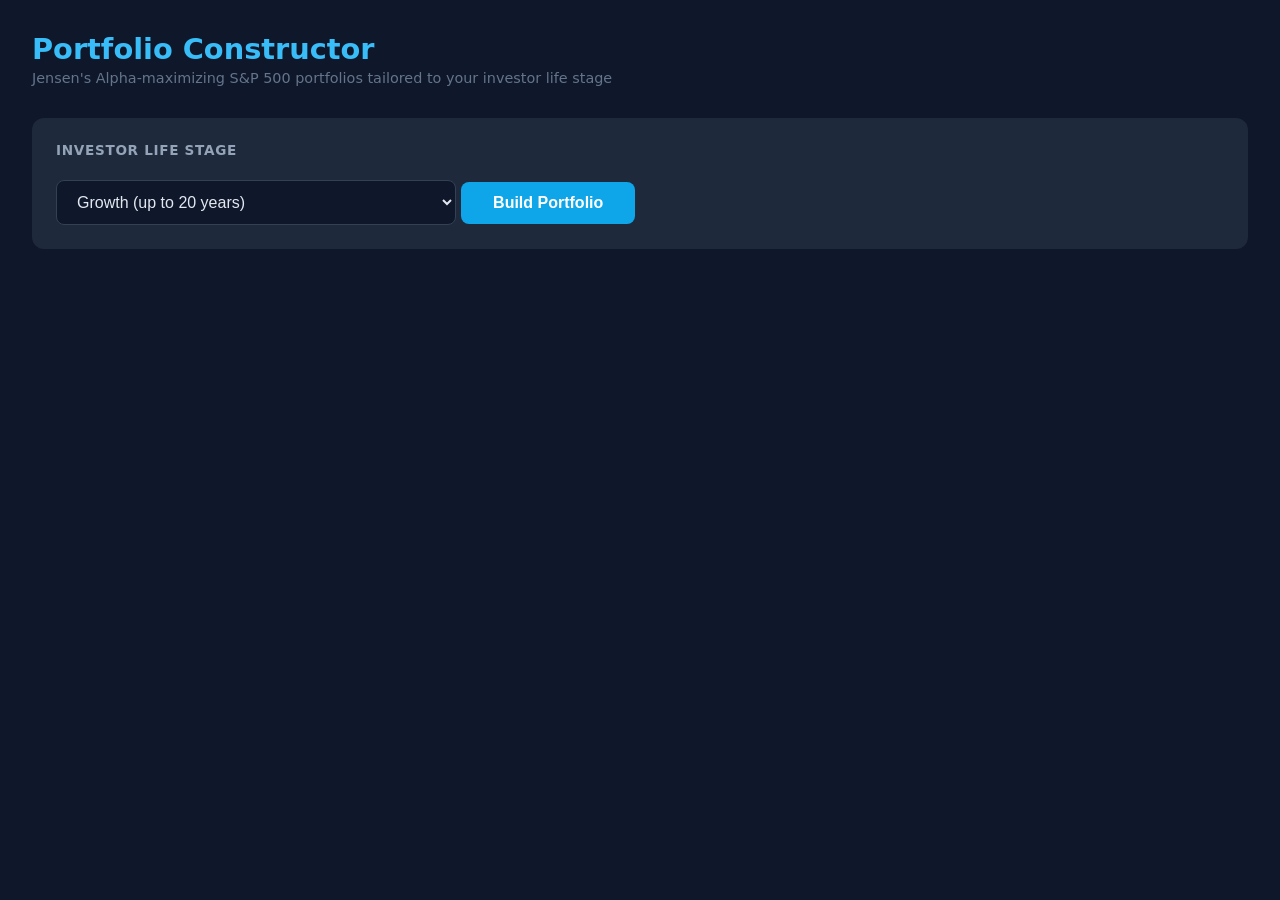
<file: assignment-05-portfolio-construction/static/index.html>
<!DOCTYPE html>
<html lang="en">
<head>
  <meta charset="UTF-8">
  <meta name="viewport" content="width=device-width, initial-scale=1.0">
  <title>Portfolio Constructor</title>
  <style>
    * { box-sizing: border-box; margin: 0; padding: 0; }
    body { font-family: system-ui, sans-serif; background: #0f172a; color: #e2e8f0; min-height: 100vh; padding: 2rem; }
    h1 { font-size: 1.8rem; color: #38bdf8; margin-bottom: 0.25rem; }
    .subtitle { color: #64748b; margin-bottom: 2rem; font-size: 0.9rem; }
    .card { background: #1e293b; border-radius: 12px; padding: 1.5rem; margin-bottom: 1.5rem; }
    label { display: block; margin-bottom: 0.5rem; font-weight: 600; color: #94a3b8; font-size: 0.85rem; text-transform: uppercase; letter-spacing: 0.05em; }
    select { width: 100%; max-width: 400px; padding: 0.75rem 1rem; border-radius: 8px; border: 1px solid #334155; background: #0f172a; color: #e2e8f0; font-size: 1rem; }
    button.primary { margin-top: 1rem; padding: 0.75rem 2rem; background: #0ea5e9; color: white; border: none; border-radius: 8px; font-size: 1rem; font-weight: 600; cursor: pointer; transition: background 0.2s; }
    button.primary:hover { background: #38bdf8; }
    button.primary:disabled { background: #334155; cursor: not-allowed; }

    /* ── Metric tiles ──────────────────────────────────────────────── */
    .metrics-grid { display: grid; grid-template-columns: repeat(auto-fill, minmax(180px, 1fr)); gap: 1rem; margin-bottom: 1.5rem; }
    .metric { background: #0f172a; border-radius: 8px; padding: 1rem; text-align: center; position: relative; }
    .metric-value { font-size: 1.6rem; font-weight: 700; color: #38bdf8; }
    .metric-label { font-size: 0.75rem; color: #64748b; margin-top: 0.25rem; text-transform: uppercase; letter-spacing: 0.05em; display: flex; align-items: center; justify-content: center; gap: 4px; }
    .metric-value.green { color: #4ade80; }
    .metric-value.red   { color: #f87171; }

    /* ── Holdings table ────────────────────────────────────────────── */
    table { width: 100%; border-collapse: collapse; font-size: 0.85rem; }
    th { text-align: left; padding: 0.6rem 0.8rem; color: #64748b; border-bottom: 1px solid #334155; text-transform: uppercase; font-size: 0.75rem; letter-spacing: 0.05em; }
    td { padding: 0.75rem 0.8rem; border-bottom: 1px solid #1e293b; vertical-align: middle; }
    tr:hover td { background: #1e293b; }
    .ticker { font-weight: 700; color: #38bdf8; margin-right: 4px; }
    .weight-bar { display: inline-block; height: 6px; background: #0ea5e9; border-radius: 3px; margin-left: 8px; vertical-align: middle; }
    .tag { display: inline-block; padding: 2px 8px; border-radius: 4px; font-size: 0.75rem; background: #1e3a5f; color: #93c5fd; }
    .alpha-pos { color: #4ade80; }
    .alpha-neg { color: #f87171; }

    /* ── ℹ info button ─────────────────────────────────────────────── */
    .info-btn {
      display: inline-flex; align-items: center; justify-content: center;
      width: 18px; height: 18px; border-radius: 50%;
      background: #1e3a5f; color: #93c5fd;
      font-size: 11px; font-weight: 700; font-style: italic; font-family: serif;
      cursor: pointer; border: 1px solid #2d4f7c;
      position: relative; vertical-align: middle; flex-shrink: 0;
      transition: background 0.15s, color 0.15s;
      user-select: none;
    }
    .info-btn:hover { background: #2d4f7c; color: #bfdbfe; }
    .info-btn.active { background: #0ea5e9; color: #fff; border-color: #38bdf8; }

    /* ── Tooltip popup ─────────────────────────────────────────────── */
    .info-popup {
      display: none;
      position: absolute;
      z-index: 200;
      width: 280px;
      background: #0f172a;
      border: 1px solid #334155;
      border-radius: 10px;
      padding: 0.85rem 1rem;
      font-size: 0.8rem;
      color: #cbd5e1;
      line-height: 1.55;
      box-shadow: 0 12px 40px rgba(0,0,0,0.6);
      text-align: left;
      font-style: normal;
      font-weight: normal;
      font-family: system-ui, sans-serif;
      pointer-events: none;
      white-space: normal;
      word-wrap: break-word;
      overflow-wrap: break-word;
    }
    .info-popup.open { display: block; pointer-events: auto; }
    .info-popup .pop-row { margin-bottom: 0.5rem; }
    .info-popup .pop-row:last-child { margin-bottom: 0; }
    .info-popup .pop-label { font-size: 0.7rem; text-transform: uppercase; letter-spacing: 0.05em; color: #475569; margin-bottom: 2px; }
    .info-popup .pop-risk { color: #f97316; }
    .info-popup .pop-warn-item { padding: 0.35rem 0; border-bottom: 1px solid #1e293b; font-size: 0.78rem; color: #fed7aa; }
    .info-popup .pop-warn-item:last-child { border-bottom: none; }
    .info-popup .pop-title { font-weight: 600; color: #e2e8f0; margin-bottom: 0.5rem; font-size: 0.82rem; }

    /* Shared positioning anchors */
    .metric { position: relative; }
    .ticker-cell { position: relative; white-space: nowrap; }

    /* ── Misc ──────────────────────────────────────────────────────── */
    .check { color: #4ade80; }
    .cross { color: #f87171; }
    #loading { display: none; text-align: center; padding: 3rem; color: #64748b; }
    #loading .spinner { font-size: 2rem; animation: spin 1s linear infinite; display: inline-block; margin-bottom: 1rem; }
    @keyframes spin { from { transform: rotate(0deg); } to { transform: rotate(360deg); } }
    #error { display: none; background: #450a0a; border-left: 3px solid #f87171; padding: 1rem; border-radius: 4px; color: #fca5a5; margin-bottom: 1rem; }
    #results { display: none; }
    .card-title { display: flex; align-items: center; gap: 8px; margin-bottom: 1rem; color: #94a3b8; }
    .card-title h2 { font-size: 1rem; font-weight: 600; }
  </style>
</head>
<body>
  <h1>Portfolio Constructor</h1>
  <p class="subtitle">Jensen's Alpha-maximizing S&amp;P 500 portfolios tailored to your investor life stage</p>

  <div class="card">
    <label for="lifeStage">Investor Life Stage</label>
    <select id="lifeStage">
      <option value="Early Investor">Early Investor (&lt; 5 years working capital)</option>
      <option value="Accelerate">Accelerate (up to 10 years)</option>
      <option value="Growth" selected>Growth (up to 20 years)</option>
      <option value="Protect">Protect (up to 30 years)</option>
      <option value="Retirement">Retirement (beyond 30 years)</option>
    </select>
    <button class="primary" id="buildBtn" onclick="buildPortfolio()">Build Portfolio</button>
  </div>

  <div id="loading">
    <div class="spinner">⚙</div>
    <div>Fetching S&amp;P 500 data and constructing portfolio…</div>
    <div style="font-size:0.8rem; margin-top:0.5rem; color:#475569">This may take 30–90 seconds on first run</div>
  </div>

  <div id="error"></div>
  <div id="results"></div>

  <script>
    // ── Tooltip system ──────────────────────────────────────────────────────
    let _openPopup = null;

    function toggleInfo(btn) {
      const popup = btn.querySelector('.info-popup');
      if (!popup) return;
      const isOpen = popup.classList.contains('open');

      // Close any currently open popup
      if (_openPopup && _openPopup !== popup) {
        _openPopup.classList.remove('open');
        _openPopup.closest('.info-btn')?.classList.remove('active');
        _openPopup = null;
      }

      if (isOpen) {
        popup.classList.remove('open');
        btn.classList.remove('active');
        _openPopup = null;
        return;
      }

      popup.classList.add('open');
      btn.classList.add('active');
      _openPopup = popup;

      // Smart positioning: flip left if near right edge, flip up if near bottom
      const rect = btn.getBoundingClientRect();
      popup.style.top = '22px';
      popup.style.bottom = 'auto';
      popup.style.left = '0';
      popup.style.right = 'auto';

      if (rect.left + 290 > window.innerWidth - 16) {
        popup.style.left = 'auto';
        popup.style.right = '0';
      }
      if (rect.bottom + 200 > window.innerHeight) {
        popup.style.top = 'auto';
        popup.style.bottom = '22px';
      }
    }

    // Close on click outside
    document.addEventListener('click', e => {
      if (!e.target.closest('.info-btn') && _openPopup) {
        _openPopup.classList.remove('open');
        _openPopup.closest('.info-btn')?.classList.remove('active');
        _openPopup = null;
      }
    });

    // Helper: create info button HTML
    function infoBtn(popupHtml) {
      return `<span class="info-btn" onclick="event.stopPropagation(); toggleInfo(this)">i
        <div class="info-popup">${popupHtml}</div>
      </span>`;
    }

    // ── Metric definitions (static) ─────────────────────────────────────────
    const METRIC_DEFS = {
      alpha:   { title: "Jensen's Alpha", text: "Annualized return above what the CAPM model predicts for this portfolio's level of market risk. Positive alpha means the portfolio historically outperformed its risk-adjusted benchmark." },
      ret:     { title: "Expected Return", text: "Weighted-average 3-year annualized historical return of the holdings. Based on historical data — past performance does not guarantee future results." },
      beta:    { title: "Portfolio Beta",  text: "Weighted-average sensitivity to S&P 500 movements. Beta 0.5 means the portfolio moves roughly half as much as the index. Lower beta = lower market risk." },
      mdd:     { title: "Max Drawdown",    text: "Weighted-average of the largest peak-to-trough price decline for each holding over the 3-year window. Indicates the worst-case historical loss from a peak." },
      sharpe:  { title: "Sharpe Ratio",    text: "(Expected Return − Risk-Free Rate) ÷ Portfolio Volatility. Measures return per unit of risk. Above 1.0 is good; above 2.0 is excellent." },
      target:  { title: "Alpha Target",    text: "Whether the portfolio delivers the minimum required outperformance over the S&P 500 for the selected investor life stage (minimum +4% for all stages)." },
    };

    function metricInfoBtn(key, warnings) {
      const d = METRIC_DEFS[key];
      const warnHtml = warnings?.length
        ? `<div style="margin-top:0.6rem;padding-top:0.6rem;border-top:1px solid #1e293b">
             <div class="pop-label" style="margin-bottom:4px">Caveats</div>
             ${warnings.map(w => `<div class="pop-warn-item">⚠ ${w}</div>`).join('')}
           </div>`
        : '';
      return infoBtn(`<div class="pop-title">${d.title}</div><div>${d.text}</div>${warnHtml}`);
    }

    // ── Main fetch ──────────────────────────────────────────────────────────
    async function buildPortfolio() {
      const lifeStage = document.getElementById("lifeStage").value;
      const btn = document.getElementById("buildBtn");
      btn.disabled = true;
      document.getElementById("loading").style.display = "block";
      document.getElementById("results").style.display = "none";
      document.getElementById("error").style.display = "none";

      try {
        const res = await fetch("/portfolio", {
          method: "POST",
          headers: {"Content-Type": "application/json"},
          body: JSON.stringify({life_stage: lifeStage})
        });

        if (!res.ok) {
          const err = await res.json();
          throw new Error(err.detail || "Request failed");
        }

        const data = await res.json();
        renderResults(data);
      } catch (e) {
        const errEl = document.getElementById("error");
        errEl.textContent = "Error: " + e.message;
        errEl.style.display = "block";
      } finally {
        btn.disabled = false;
        document.getElementById("loading").style.display = "none";
      }
    }

    // ── Render ──────────────────────────────────────────────────────────────
    function renderResults(data) {
      const el = document.getElementById("results");
      const m = data.portfolio_metrics;
      const v = data.verification;
      const profile = data.investor_profile;
      const warnings = data.warnings || [];

      // Route warnings to relevant metrics by keyword matching
      function warningsFor(...keys) {
        return warnings.filter(w => {
          const wl = w.toLowerCase();
          return keys.some(k => wl.includes(k));
        });
      }
      const alphaWarns  = warningsFor('alpha', 'outperform');
      const drawWarns   = warningsFor('drawdown', 'mdd', 'drawdown');
      const dataWarns   = warningsFor('data', 'source', 'external', 'pre-computed', 'supplied');
      const generalWarns = warnings.filter(w =>
        !alphaWarns.includes(w) && !drawWarns.includes(w) && !dataWarns.includes(w)
      );

      // Warnings info popup for the card header (unrouted + data quality)
      const headerWarns = [...dataWarns, ...generalWarns];
      const headerInfoHtml = headerWarns.length
        ? infoBtn(`<div class="pop-title">Portfolio Notices</div>${headerWarns.map(w => `<div class="pop-warn-item">⚠ ${w}</div>`).join('')}`)
        : '';

      // Verification checks
      const checks = [
        ["stock_count_ok",        "10 stocks selected"],
        ["sp500_membership_ok",   "All S&P 500 members"],
        ["beta_cap_ok",           "Beta cap satisfied"],
        ["drawdown_constraint_ok","Drawdown limit met"],
        ["sector_concentration_ok","Sector concentration OK"],
        ["alpha_target_ok",       "Alpha target met"],
        ["weights_sum_ok",        "Weights sum to 100%"],
      ].map(([k, label]) =>
        `<div>${v[k] ? '<span class="check">✓</span>' : '<span class="cross">✗</span>'} ${label}</div>`
      ).join("");

      // Holdings rows — rationale/role/risk as info popup per stock
      const rows = data.portfolio.map(s => {
        const stockPopup = `
          <div class="pop-row">
            <div class="pop-label">Why selected</div>
            <div>${s.rationale}</div>
          </div>
          <div class="pop-row">
            <div class="pop-label">Portfolio role</div>
            <div>${s.portfolio_role}</div>
          </div>
          <div class="pop-row">
            <div class="pop-label" style="color:#f97316">Key risk</div>
            <div class="pop-risk">⚠ ${s.key_risk}</div>
          </div>`;
        return `
          <tr>
            <td class="ticker-cell">
              <span class="ticker">${s.ticker}</span>
              <span class="tag">${s.sector.split(" ").slice(-1)[0]}</span>
              ${infoBtn(stockPopup)}
            </td>
            <td>${s.company_name}</td>
            <td class="${s.jensen_alpha >= 0 ? 'alpha-pos' : 'alpha-neg'}">${s.jensen_alpha.toFixed(1)}%</td>
            <td>${s.beta.toFixed(2)}</td>
            <td>${s.annualized_return.toFixed(1)}%</td>
            <td>${s.max_drawdown.toFixed(1)}%</td>
            <td>
              ${s.weight_pct.toFixed(1)}%
              <span class="weight-bar" style="width:${Math.round(s.weight_pct * 2)}px"></span>
            </td>
          </tr>`;
      }).join("");

      el.innerHTML = `
        <div class="card">
          <div class="card-title">
            <h2>Portfolio Metrics — ${profile.life_stage}</h2>
            ${headerInfoHtml}
          </div>
          <div class="metrics-grid">
            <div class="metric">
              <div class="metric-value green">+${m.weighted_avg_alpha_pct.toFixed(1)}%</div>
              <div class="metric-label">Jensen's Alpha ${metricInfoBtn('alpha', alphaWarns)}</div>
            </div>
            <div class="metric">
              <div class="metric-value">${m.expected_annualized_return_pct.toFixed(1)}%</div>
              <div class="metric-label">Expected Return ${metricInfoBtn('ret', [])}</div>
            </div>
            <div class="metric">
              <div class="metric-value">${m.weighted_avg_beta.toFixed(2)}</div>
              <div class="metric-label">Portfolio Beta ${metricInfoBtn('beta', [])}</div>
            </div>
            <div class="metric">
              <div class="metric-value red">${m.portfolio_max_drawdown_pct.toFixed(1)}%</div>
              <div class="metric-label">Max Drawdown ${metricInfoBtn('mdd', drawWarns)}</div>
            </div>
            <div class="metric">
              <div class="metric-value">${m.sharpe_ratio.toFixed(2)}</div>
              <div class="metric-label">Sharpe Ratio ${metricInfoBtn('sharpe', [])}</div>
            </div>
            <div class="metric">
              <div class="metric-value ${m.alpha_target_met ? 'green' : 'red'}">${m.alpha_target_met ? '✓' : '✗'}</div>
              <div class="metric-label">+4% Target ${metricInfoBtn('target', [])}</div>
            </div>
          </div>
        </div>
        <div class="card">
          <div class="card-title"><h2>Portfolio Holdings</h2></div>
          <table>
            <thead>
              <tr>
                <th>Stock</th><th>Company</th><th>α Alpha</th>
                <th>Beta</th><th>Return</th><th>Max DD</th><th>Weight</th>
              </tr>
            </thead>
            <tbody>${rows}</tbody>
          </table>
        </div>
        <div class="card">
          <div class="card-title"><h2>Verification</h2></div>
          ${checks}
          ${v.corrections_made !== "None"
            ? `<div style="margin-top:0.75rem;color:#f97316;font-size:0.85rem">↳ Corrections: ${v.corrections_made}</div>`
            : ""}
        </div>
        <div class="card" style="font-size:0.75rem;color:#475569">
          Data: ${data.data_provenance.data_source} ·
          ${data.data_provenance.lookback_period} ·
          Benchmark: ${data.data_provenance.benchmark} ·
          Risk-free rate: ${data.data_provenance.risk_free_rate}% ·
          As of: ${data.data_provenance.data_as_of}
          <br><br>
          <em>For analytical purposes only. Not financial advice.</em>
        </div>`;

      el.style.display = "block";
    }
  </script>
</body>
</html>
</file>
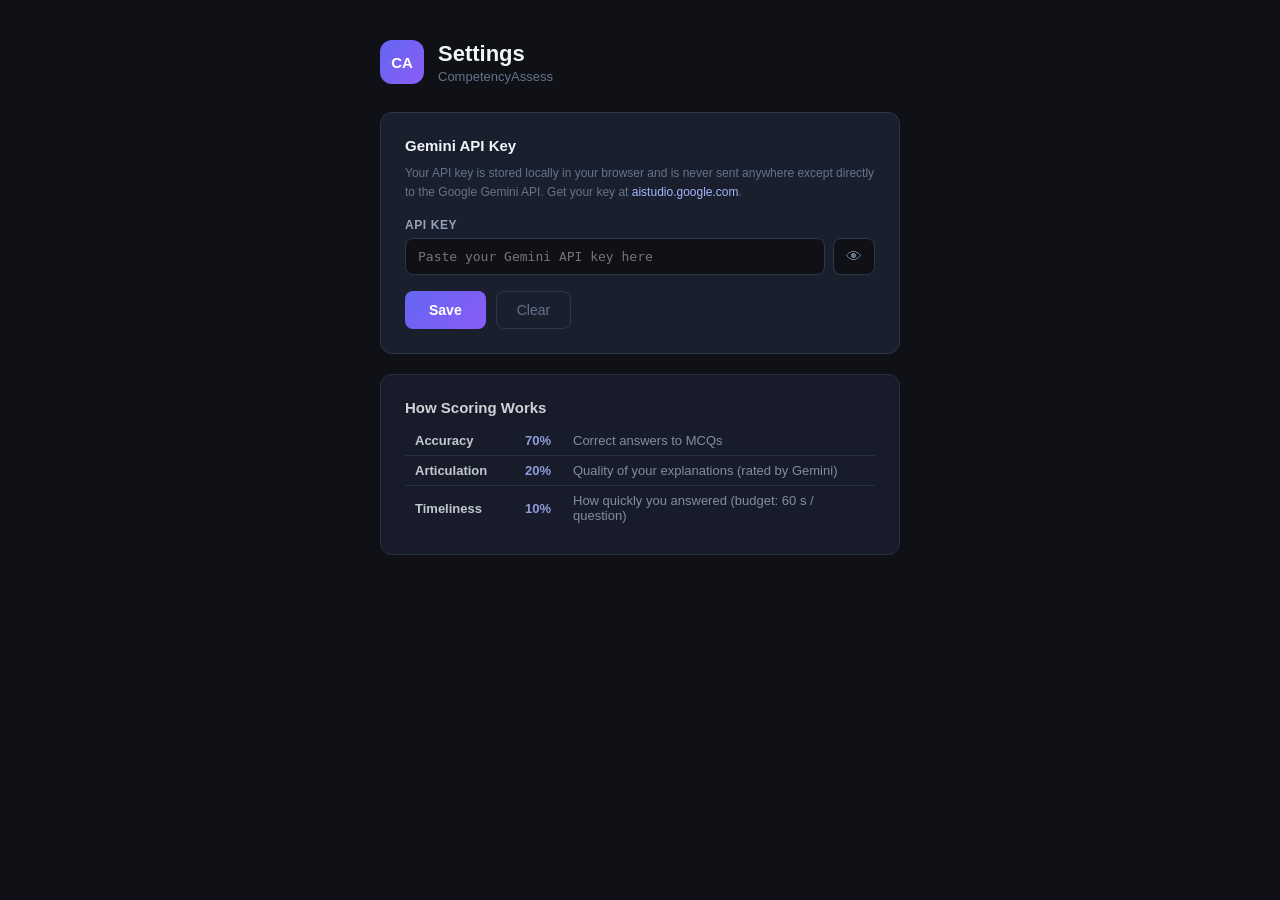
<file: assignment-02-assessment/options.html>
<!DOCTYPE html>
<html lang="en">
<head>
  <meta charset="UTF-8">
  <title>CompetencyAssess – Settings</title>
  <link rel="stylesheet" href="options.css">
</head>
<body>
  <div class="container">
    <div class="header">
      <div class="logo">CA</div>
      <div>
        <h1>Settings</h1>
        <p class="subtitle">CompetencyAssess</p>
      </div>
    </div>

    <div class="card">
      <h2>Gemini API Key</h2>
      <p class="hint">
        Your API key is stored locally in your browser and is never sent anywhere except directly to the Google Gemini API.
        Get your key at <a href="https://aistudio.google.com/app/apikey" target="_blank">aistudio.google.com</a>.
      </p>

      <div class="field">
        <label for="api-key-input">API Key</label>
        <div class="input-row">
          <input type="password" id="api-key-input" placeholder="Paste your Gemini API key here" autocomplete="off" spellcheck="false">
          <button id="btn-toggle" class="btn-icon" title="Show/hide key">👁</button>
        </div>
      </div>

      <div id="status-msg" class="status-msg hidden"></div>

      <div class="actions">
        <button id="btn-save" class="btn-primary">Save</button>
        <button id="btn-clear" class="btn-ghost">Clear</button>
      </div>
    </div>

    <div class="card info-card">
      <h2>How Scoring Works</h2>
      <table class="score-table">
        <tr><td>Accuracy</td><td>70%</td><td>Correct answers to MCQs</td></tr>
        <tr><td>Articulation</td><td>20%</td><td>Quality of your explanations (rated by Gemini)</td></tr>
        <tr><td>Timeliness</td><td>10%</td><td>How quickly you answered (budget: 60 s / question)</td></tr>
      </table>
    </div>
  </div>

  <script src="options.js"></script>
</body>
</html>
</file>
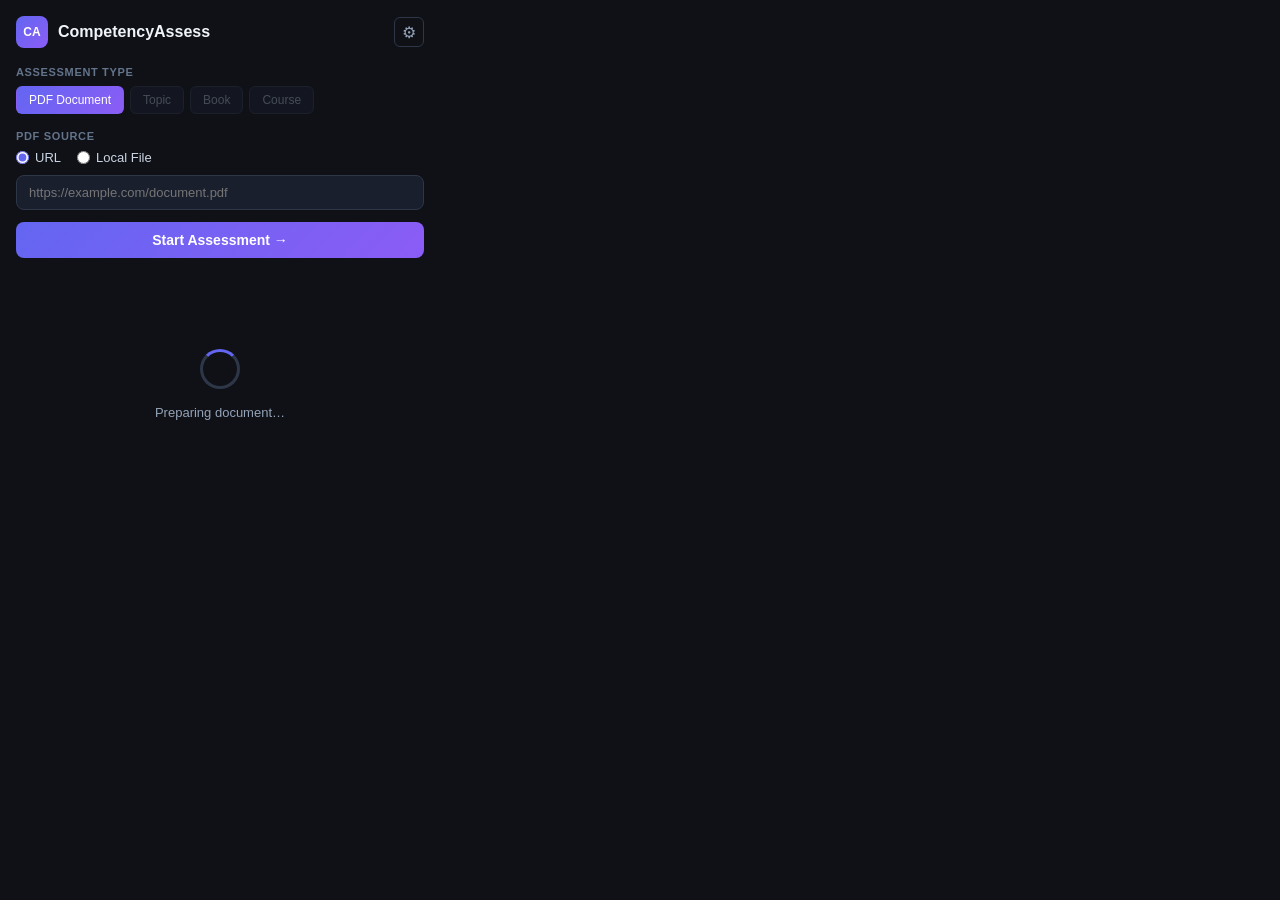
<file: assignment-02-assessment/popup.html>
<!DOCTYPE html>
<html lang="en">
<head>
  <meta charset="UTF-8">
  <meta name="viewport" content="width=device-width, initial-scale=1.0">
  <title>CompetencyAssess</title>
  <link rel="stylesheet" href="popup.css">
</head>
<body>

  <!-- HOME SCREEN -->
  <div id="screen-home" class="screen active">
    <div class="header">
      <div class="header-left">
        <div class="logo">CA</div>
        <h1>CompetencyAssess</h1>
      </div>
      <button id="btn-settings" class="icon-btn" title="Settings">⚙</button>
    </div>

    <div class="section-label">Assessment Type</div>
    <div class="tabs">
      <button class="tab tab-active" data-type="pdf">PDF Document</button>
      <button class="tab tab-disabled" title="Coming soon">Topic</button>
      <button class="tab tab-disabled" title="Coming soon">Book</button>
      <button class="tab tab-disabled" title="Coming soon">Course</button>
    </div>

    <div id="pdf-section">
      <div class="section-label">PDF Source</div>
      <div class="radio-row">
        <label class="radio-label">
          <input type="radio" name="pdf-source" value="url" checked>
          <span>URL</span>
        </label>
        <label class="radio-label">
          <input type="radio" name="pdf-source" value="file">
          <span>Local File</span>
        </label>
      </div>

      <div id="url-group" class="input-group">
        <input type="url" id="pdf-url" placeholder="https://example.com/document.pdf" autocomplete="off">
      </div>

      <div id="file-group" class="input-group hidden">
        <label class="file-label" id="file-label">
          <span id="file-label-text">Choose PDF file…</span>
          <input type="file" id="pdf-file" accept=".pdf">
        </label>
      </div>
    </div>

    <div id="api-warning" class="warning hidden">
      ⚠ Please set your Gemini API key in Settings first.
    </div>

    <button id="btn-start" class="btn-primary">Start Assessment →</button>
  </div>

  <!-- LOADING SCREEN -->
  <div id="screen-loading" class="screen">
    <div class="loading-wrap">
      <div class="spinner"></div>
      <p id="loading-msg">Preparing document…</p>
    </div>
  </div>

  <!-- QUIZ SCREEN -->
  <div id="screen-quiz" class="screen">
    <div class="quiz-top">
      <span id="q-progress" class="q-progress">Question 1 / 5</span>
      <div class="timer-block">
        <span id="timer-text" class="timer-text">60s</span>
        <div class="timer-track">
          <div id="timer-fill" class="timer-fill"></div>
        </div>
      </div>
    </div>

    <div id="q-text" class="q-text"></div>

    <div id="options-wrap" class="options-wrap"></div>

    <div class="explain-block">
      <label class="explain-label" for="explain-input">Explain your reasoning <span class="optional">(optional – counts toward score)</span></label>
      <textarea id="explain-input" placeholder="Why did you choose this answer?"></textarea>
    </div>

    <button id="btn-submit" class="btn-primary" disabled>Submit Answer</button>
  </div>

  <!-- RESULTS SCREEN -->
  <div id="screen-results" class="screen">
    <div class="results-header">
      <div class="total-ring">
        <span id="total-val" class="total-val">0</span>
        <span class="total-denom">/100</span>
      </div>
      <div class="result-title">Assessment Complete</div>
    </div>

    <div class="breakdown">
      <div class="bk-row">
        <span class="bk-label">Accuracy</span>
        <div class="bk-track"><div id="bar-accuracy" class="bk-bar bar-accuracy"></div></div>
        <span id="val-accuracy" class="bk-val">0/70</span>
      </div>
      <div class="bk-row">
        <span class="bk-label">Articulation</span>
        <div class="bk-track"><div id="bar-articulation" class="bk-bar bar-articulation"></div></div>
        <span id="val-articulation" class="bk-val">0/20</span>
      </div>
      <div class="bk-row">
        <span class="bk-label">Timeliness</span>
        <div class="bk-track"><div id="bar-timeliness" class="bk-bar bar-timeliness"></div></div>
        <span id="val-timeliness" class="bk-val">0/10</span>
      </div>
    </div>

    <div class="suggestions-section">
      <h3 class="suggestions-title">Question Review</h3>
      <div id="suggestions-list"></div>
    </div>

    <button id="btn-restart" class="btn-secondary">Start New Assessment</button>
  </div>

  <script src="popup.js"></script>
</body>
</html>
</file>
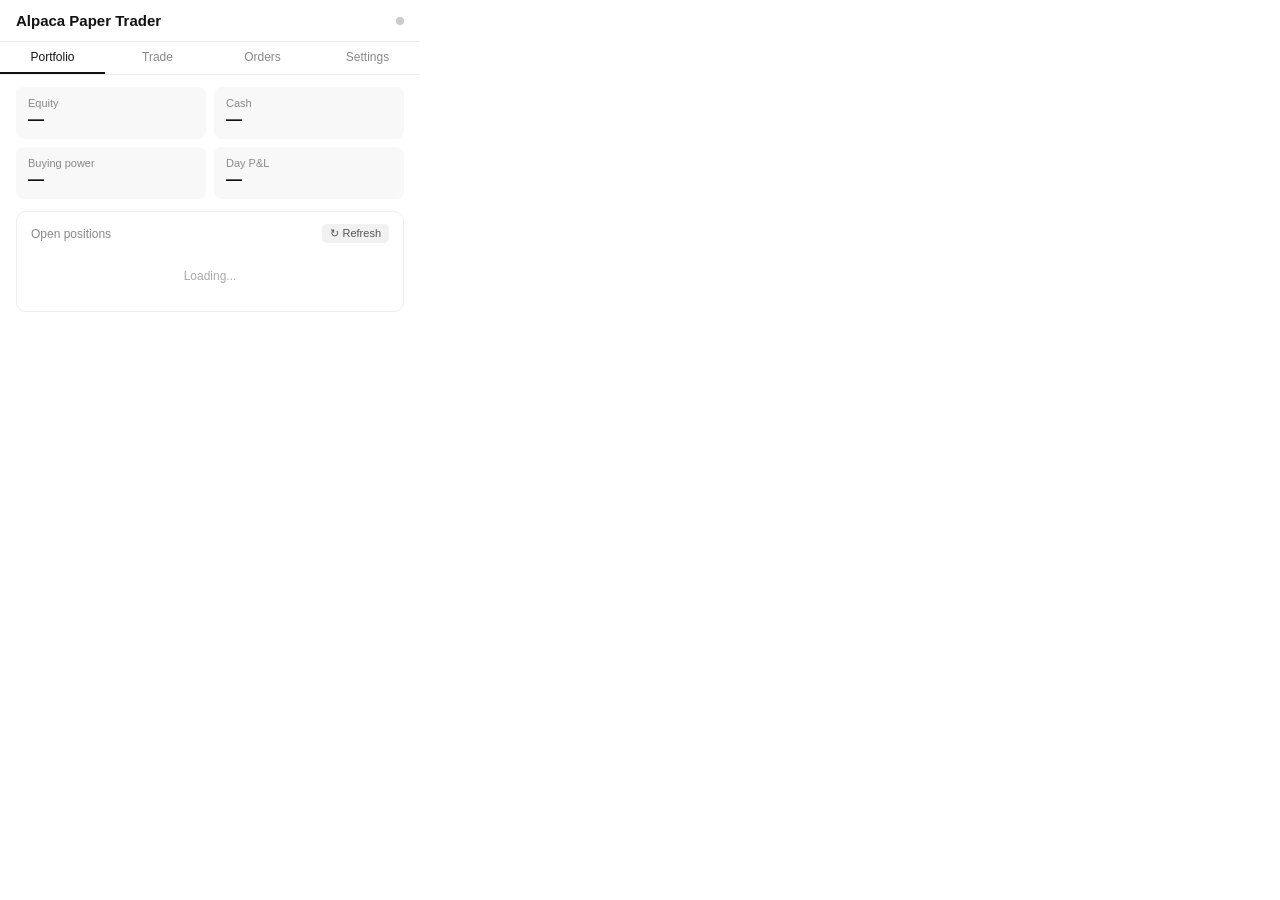
<file: assignment-01-trading-app/alpaca-extension 4/popup.html>
<!DOCTYPE html>
<html lang="en">
<head>
<meta charset="UTF-8">
<title>Alpaca Paper Trader</title>
<style>
  * { box-sizing: border-box; margin: 0; padding: 0; }
  body { font-family: -apple-system, BlinkMacSystemFont, 'Segoe UI', sans-serif; width: 420px; min-height: 500px; background: #fff; color: #111; font-size: 13px; }
  .header { display: flex; align-items: center; justify-content: space-between; padding: 12px 16px; border-bottom: 1px solid #eee; }
  .header h1 { font-size: 15px; font-weight: 600; color: #111; }
  .dot { width: 8px; height: 8px; border-radius: 50%; background: #ccc; }
  .dot.live { background: #22c55e; }
  .tabs { display: flex; border-bottom: 1px solid #eee; }
  .tab { flex: 1; padding: 8px; text-align: center; font-size: 12px; font-weight: 500; cursor: pointer; color: #888; border-bottom: 2px solid transparent; user-select: none; }
  .tab.active { color: #111; border-bottom-color: #111; }
  .section { display: none; padding: 12px 16px; }
  .section.active { display: block; }
  .metric-grid { display: grid; grid-template-columns: 1fr 1fr; gap: 8px; margin-bottom: 12px; }
  .metric { background: #f8f8f8; border-radius: 8px; padding: 10px 12px; }
  .metric label { font-size: 11px; color: #888; display: block; margin-bottom: 2px; }
  .metric span { font-size: 16px; font-weight: 600; }
  .pos { color: #16a34a; }
  .neg { color: #dc2626; }
  .card { border: 1px solid #eee; border-radius: 10px; padding: 12px 14px; margin-bottom: 10px; }
  .card h3 { font-size: 12px; font-weight: 500; color: #888; margin-bottom: 10px; display: flex; justify-content: space-between; align-items: center; }
  .field { margin-bottom: 8px; }
  .field label { font-size: 11px; color: #888; display: block; margin-bottom: 3px; }
  .field input, .field select { width: 100%; padding: 6px 9px; font-size: 13px; border: 1px solid #ddd; border-radius: 6px; background: #fff; color: #111; outline: none; }
  .field input:focus, .field select:focus { border-color: #aaa; }
  .form-row { display: grid; grid-template-columns: 1fr 1fr; gap: 8px; }
  .form-row.three { grid-template-columns: 1fr 1fr 1fr; }
  .btn-row { display: flex; gap: 8px; margin-top: 10px; }
  .btn { flex: 1; padding: 7px; border-radius: 6px; font-size: 13px; font-weight: 500; cursor: pointer; border: none; }
  .btn-buy { background: #dcfce7; color: #16a34a; }
  .btn-sell { background: #fee2e2; color: #dc2626; }
  .btn-buy:hover { background: #bbf7d0; }
  .btn-sell:hover { background: #fecaca; }
  .btn-sm { padding: 3px 8px; font-size: 11px; border-radius: 5px; background: #f1f1f1; color: #555; border: none; cursor: pointer; }
  .btn-sm:hover { background: #e5e5e5; }
  .status { margin-top: 8px; padding: 7px 10px; border-radius: 6px; font-size: 12px; display: none; line-height: 1.4; }
  .status.success { display: block; background: #dcfce7; color: #166534; }
  .status.error { display: block; background: #fee2e2; color: #991b1b; }
  .status.loading { display: block; background: #f3f4f6; color: #555; }
  table { width: 100%; border-collapse: collapse; font-size: 12px; }
  th { text-align: left; font-weight: 500; color: #888; padding: 4px 6px; border-bottom: 1px solid #eee; font-size: 11px; }
  td { padding: 6px 6px; border-bottom: 1px solid #f5f5f5; color: #111; }
  tr:last-child td { border-bottom: none; }
  .badge { font-size: 10px; padding: 1px 6px; border-radius: 20px; font-weight: 500; }
  .badge-filled { background: #dcfce7; color: #16a34a; }
  .badge-pending { background: #fef9c3; color: #854d0e; }
  .badge-canceled { background: #f3f4f6; color: #555; }
  .badge-buy { background: #dbeafe; color: #1d4ed8; }
  .badge-sell { background: #fee2e2; color: #dc2626; }
  .empty { color: #aaa; font-size: 12px; padding: 16px 0; text-align: center; }
  .settings-info { font-size: 12px; color: #888; margin-bottom: 12px; line-height: 1.5; }
  .saved-badge { font-size: 11px; color: #16a34a; display: none; margin-left: 6px; }
  .btn-close { padding: 2px 8px; font-size: 11px; border-radius: 5px; background: #fee2e2; color: #dc2626; border: none; cursor: pointer; font-weight: 500; }
  .btn-close:hover { background: #fecaca; }
</style>
</head>
<body>

<div class="header">
  <h1>Alpaca Paper Trader</h1>
  <div class="dot" id="status-dot"></div>
</div>

<div class="tabs">
  <div class="tab active" data-tab="portfolio">Portfolio</div>
  <div class="tab" data-tab="trade">Trade</div>
  <div class="tab" data-tab="orders">Orders</div>
  <div class="tab" data-tab="settings">Settings</div>
</div>

<div class="section active" id="portfolio">
  <div class="metric-grid">
    <div class="metric"><label>Equity</label><span id="m-equity">—</span></div>
    <div class="metric"><label>Cash</label><span id="m-cash">—</span></div>
    <div class="metric"><label>Buying power</label><span id="m-bp">—</span></div>
    <div class="metric"><label>Day P&amp;L</label><span id="m-pnl">—</span></div>
  </div>
  <div class="card">
    <h3>Open positions <button class="btn-sm" id="refresh-portfolio">↻ Refresh</button></h3>
    <div id="positions-body"><div class="empty">Loading...</div></div>
  </div>
</div>

<div class="section" id="trade">
  <div class="card">
    <h3>Place order</h3>
    <div class="form-row">
      <div class="field"><label>Symbol</label><input id="t-symbol" placeholder="AAPL" style="text-transform:uppercase"></div>
      <div class="field"><label>Order type</label>
        <select id="t-type">
          <option value="market">Market</option>
          <option value="limit">Limit</option>
          <option value="stop">Stop</option>
          <option value="stop_limit">Stop limit</option>
        </select>
      </div>
    </div>
    <div class="form-row three">
      <div class="field"><label>Quantity</label><input id="t-qty" type="number" min="1" value="1"></div>
      <div class="field" id="limit-field" style="display:none"><label>Limit $</label><input id="t-limit" type="number" step="0.01" placeholder="0.00"></div>
      <div class="field" id="stop-field" style="display:none"><label>Stop $</label><input id="t-stop" type="number" step="0.01" placeholder="0.00"></div>
      <div class="field"><label>Time in force</label>
        <select id="t-tif">
          <option value="day">Day</option>
          <option value="gtc">GTC</option>
          <option value="ioc">IOC</option>
          <option value="fok">FOK</option>
        </select>
      </div>
    </div>
    <div class="btn-row">
      <button class="btn btn-buy" id="btn-buy">Buy</button>
      <button class="btn btn-sell" id="btn-sell">Sell</button>
    </div>
    <div class="status" id="trade-status"></div>
  </div>
</div>

<div class="section" id="orders">
  <div class="card">
    <h3>Recent orders <button class="btn-sm" id="refresh-orders">↻ Refresh</button></h3>
    <div id="orders-body"><div class="empty">Loading...</div></div>
  </div>
</div>

<div class="section" id="settings">
  <div class="card">
    <h3>API credentials <span class="saved-badge" id="saved-badge">✓ Saved</span></h3>
    <p class="settings-info">Your credentials are stored locally in Chrome and never sent anywhere except Alpaca's API.</p>
    <div class="field"><label>API Key</label><input id="s-key" type="password" placeholder="PKWQ..."></div>
    <div class="field"><label>Secret Key</label><input id="s-secret" type="password" placeholder="HizS..."></div>
    <div class="btn-row">
      <button class="btn btn-buy" id="btn-save">Save credentials</button>
    </div>
  </div>
</div>

<script src="popup.js"></script>
</body>
</html>
</file>
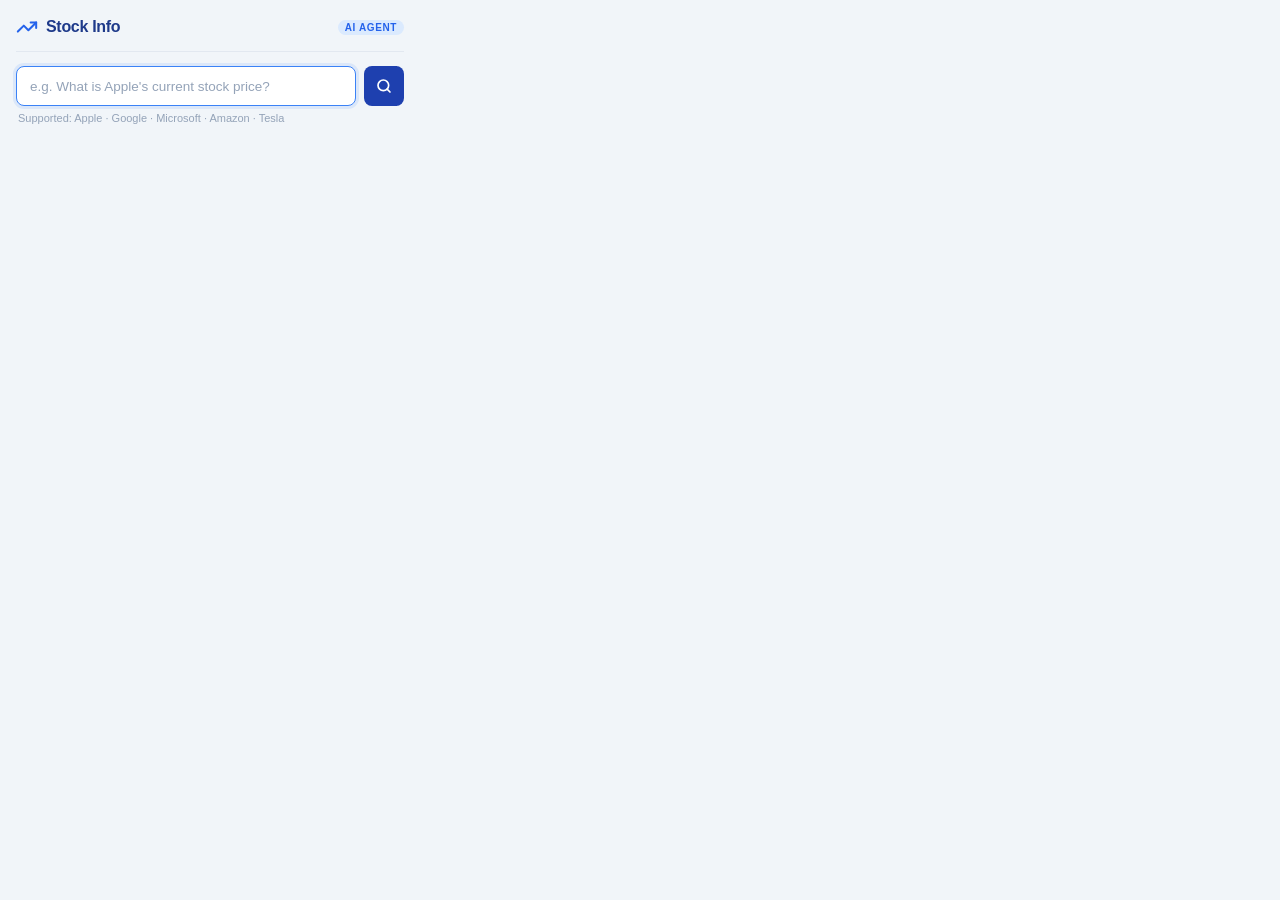
<file: assignment-03-guardrails/stock_info_plugin/popup.html>
<!DOCTYPE html>
<html lang="en">
<head>
  <meta charset="UTF-8" />
  <meta name="viewport" content="width=device-width, initial-scale=1.0" />
  <title>Stock Info</title>
  <link rel="stylesheet" href="popup.css" />
</head>
<body>
  <div class="container">

    <!-- Header -->
    <header class="header">
      <svg class="header-icon" viewBox="0 0 24 24" fill="none" stroke="currentColor"
           stroke-width="2.2" stroke-linecap="round" stroke-linejoin="round">
        <polyline points="22 7 13.5 15.5 8.5 10.5 2 17"/>
        <polyline points="16 7 22 7 22 13"/>
      </svg>
      <span class="header-title">Stock Info</span>
      <span class="header-badge">AI Agent</span>
    </header>

    <!-- Search -->
    <div class="search-section">
      <div class="input-wrapper">
        <input
          id="queryInput"
          type="text"
          class="query-input"
          placeholder="e.g. What is Apple's current stock price?"
          autofocus
        />
        <button id="searchBtn" class="search-btn" title="Search">
          <svg viewBox="0 0 24 24" fill="none" stroke="currentColor"
               stroke-width="2.5" stroke-linecap="round" stroke-linejoin="round">
            <circle cx="11" cy="11" r="8"/>
            <line x1="21" y1="21" x2="16.65" y2="16.65"/>
          </svg>
        </button>
      </div>
      <p class="hint">Supported: Apple · Google · Microsoft · Amazon · Tesla</p>
    </div>

    <!-- Loading -->
    <div id="loadingState" class="loading-state hidden">
      <div class="spinner"></div>
      <div class="loading-text">
        <span>Agent is researching</span>
        <span class="loading-dots"><span>.</span><span>.</span><span>.</span></span>
      </div>
      <p class="loading-sub">This may take 30–60 seconds</p>
    </div>

    <!-- Error -->
    <div id="errorState" class="error-state hidden">
      <svg class="error-icon" viewBox="0 0 24 24" fill="none" stroke="currentColor"
           stroke-width="2" stroke-linecap="round" stroke-linejoin="round">
        <circle cx="12" cy="12" r="10"/>
        <line x1="12" y1="8" x2="12" y2="12"/>
        <line x1="12" y1="16" x2="12.01" y2="16"/>
      </svg>
      <p id="errorMsg" class="error-msg"></p>
    </div>

    <!-- Result -->
    <div id="resultSection" class="result-section hidden">

      <!-- Answer card -->
      <div class="result-card">
        <div class="result-card-header">
          <svg viewBox="0 0 24 24" fill="none" stroke="currentColor"
               stroke-width="2" stroke-linecap="round" stroke-linejoin="round">
            <circle cx="12" cy="12" r="10"/>
            <line x1="12" y1="16" x2="12" y2="12"/>
            <line x1="12" y1="8" x2="12.01" y2="8"/>
          </svg>
          <span>Analysis</span>
        </div>
        <p id="resultText" class="result-text"></p>
      </div>

      <!-- Agent Logs (expandable) -->
      <details id="logsDetails" class="logs-details">
        <summary class="logs-summary">
          <svg viewBox="0 0 24 24" fill="none" stroke="currentColor"
               stroke-width="2" stroke-linecap="round" stroke-linejoin="round">
            <polyline points="4 17 10 11 4 5"/>
            <line x1="12" y1="19" x2="20" y2="19"/>
          </svg>
          <span>Agent Logs</span>
          <span id="logsChevron" class="logs-chevron">▸</span>
        </summary>
        <pre id="logsContent" class="logs-content"></pre>
      </details>

    </div>

  </div>

  <script src="popup.js"></script>
</body>
</html>
</file>
<file: assignment-02-assessment/options.css>
* { box-sizing: border-box; margin: 0; padding: 0; }

body {
  font-family: -apple-system, BlinkMacSystemFont, 'Segoe UI', Roboto, sans-serif;
  background: #0f1117;
  color: #e2e8f0;
  min-height: 100vh;
  display: flex;
  justify-content: center;
  padding: 40px 16px;
}

.container { width: 100%; max-width: 520px; }

/* Header */
.header {
  display: flex;
  align-items: center;
  gap: 14px;
  margin-bottom: 28px;
}
.logo {
  width: 44px; height: 44px;
  background: linear-gradient(135deg, #6366f1, #8b5cf6);
  border-radius: 12px;
  display: flex; align-items: center; justify-content: center;
  font-weight: 800; font-size: 15px; color: #fff;
  flex-shrink: 0;
}
h1 { font-size: 22px; font-weight: 800; color: #f1f5f9; }
.subtitle { font-size: 13px; color: #64748b; margin-top: 2px; }

/* Cards */
.card {
  background: #1a1f2e;
  border: 1px solid #2d3748;
  border-radius: 12px;
  padding: 24px;
  margin-bottom: 20px;
}
.card h2 {
  font-size: 15px;
  font-weight: 700;
  color: #f1f5f9;
  margin-bottom: 10px;
}
.hint {
  font-size: 12px;
  color: #64748b;
  line-height: 1.6;
  margin-bottom: 16px;
}
.hint a { color: #a5b4fc; text-decoration: none; }
.hint a:hover { text-decoration: underline; }

/* Field */
.field { margin-bottom: 16px; }
.field label {
  display: block;
  font-size: 12px;
  font-weight: 600;
  color: #94a3b8;
  margin-bottom: 6px;
  text-transform: uppercase;
  letter-spacing: .05em;
}
.input-row { display: flex; gap: 8px; }
input[type=password], input[type=text] {
  flex: 1;
  padding: 10px 12px;
  background: #0f1117;
  border: 1px solid #2d3748;
  border-radius: 8px;
  color: #e2e8f0;
  font-size: 13px;
  font-family: monospace;
  outline: none;
  transition: border-color .15s;
}
input:focus { border-color: #6366f1; }

.btn-icon {
  padding: 0 12px;
  background: #0f1117;
  border: 1px solid #2d3748;
  border-radius: 8px;
  color: #64748b;
  cursor: pointer;
  font-size: 16px;
  transition: all .15s;
}
.btn-icon:hover { border-color: #6366f1; color: #a5b4fc; }

/* Status */
.status-msg {
  padding: 8px 12px;
  border-radius: 8px;
  font-size: 13px;
  margin-bottom: 12px;
}
.status-msg.success {
  background: rgba(34,197,94,.12);
  border: 1px solid rgba(34,197,94,.3);
  color: #86efac;
}
.status-msg.error {
  background: rgba(239,68,68,.12);
  border: 1px solid rgba(239,68,68,.3);
  color: #fca5a5;
}
.hidden { display: none !important; }

/* Actions */
.actions { display: flex; gap: 10px; }
.btn-primary {
  padding: 10px 24px;
  background: linear-gradient(135deg, #6366f1, #8b5cf6);
  color: #fff;
  border: none;
  border-radius: 8px;
  font-size: 14px;
  font-weight: 600;
  cursor: pointer;
  transition: opacity .15s;
}
.btn-primary:hover { opacity: .9; }
.btn-ghost {
  padding: 10px 20px;
  background: transparent;
  color: #64748b;
  border: 1px solid #2d3748;
  border-radius: 8px;
  font-size: 14px;
  cursor: pointer;
  transition: all .15s;
}
.btn-ghost:hover { border-color: #475569; color: #94a3b8; }

/* Info card */
.info-card { opacity: .85; }
.score-table { width: 100%; border-collapse: collapse; font-size: 13px; margin-top: 8px; }
.score-table td {
  padding: 7px 10px;
  border-bottom: 1px solid #2d3748;
  color: #94a3b8;
}
.score-table tr:last-child td { border-bottom: none; }
.score-table td:first-child { font-weight: 600; color: #e2e8f0; width: 110px; }
.score-table td:nth-child(2) {
  color: #a5b4fc;
  font-weight: 700;
  width: 48px;
}
</file>
<file: assignment-02-assessment/popup.css>
* {
  box-sizing: border-box;
  margin: 0;
  padding: 0;
}

body {
  font-family: -apple-system, BlinkMacSystemFont, 'Segoe UI', Roboto, sans-serif;
  font-size: 13px;
  background: #0f1117;
  color: #e2e8f0;
  width: 440px;
  min-height: 200px;
  max-height: 600px;
  overflow-y: auto;
}

/* ── Screens ── */
.screen { display: none; padding: 16px; }
.screen.active { display: block; }

/* ── Header ── */
.header {
  display: flex;
  align-items: center;
  justify-content: space-between;
  margin-bottom: 18px;
}
.header-left { display: flex; align-items: center; gap: 10px; }
.logo {
  width: 32px; height: 32px;
  background: linear-gradient(135deg, #6366f1, #8b5cf6);
  border-radius: 8px;
  display: flex; align-items: center; justify-content: center;
  font-weight: 700; font-size: 12px; color: #fff;
  flex-shrink: 0;
}
h1 { font-size: 16px; font-weight: 700; color: #f1f5f9; }

.icon-btn {
  background: none;
  border: 1px solid #2d3748;
  border-radius: 6px;
  color: #94a3b8;
  cursor: pointer;
  font-size: 16px;
  width: 30px; height: 30px;
  display: flex; align-items: center; justify-content: center;
  transition: all .15s;
}
.icon-btn:hover { border-color: #6366f1; color: #a5b4fc; }

/* ── Section labels ── */
.section-label {
  font-size: 11px;
  font-weight: 600;
  color: #64748b;
  text-transform: uppercase;
  letter-spacing: .06em;
  margin-bottom: 8px;
}

/* ── Tabs ── */
.tabs { display: flex; gap: 6px; margin-bottom: 16px; flex-wrap: wrap; }
.tab {
  padding: 6px 12px;
  border-radius: 6px;
  border: 1px solid #2d3748;
  background: #1a1f2e;
  color: #94a3b8;
  font-size: 12px;
  font-weight: 500;
  cursor: pointer;
  transition: all .15s;
}
.tab-active {
  background: linear-gradient(135deg, #6366f1, #8b5cf6);
  border-color: transparent;
  color: #fff;
}
.tab-disabled {
  opacity: 0.4;
  cursor: not-allowed;
}

/* ── Radio ── */
.radio-row { display: flex; gap: 16px; margin-bottom: 10px; }
.radio-label {
  display: flex; align-items: center; gap: 6px;
  cursor: pointer;
  color: #cbd5e1;
  font-size: 13px;
}
.radio-label input[type=radio] { accent-color: #6366f1; }

/* ── Inputs ── */
.input-group { margin-bottom: 12px; }
input[type=url], input[type=text] {
  width: 100%;
  padding: 9px 12px;
  background: #1a1f2e;
  border: 1px solid #2d3748;
  border-radius: 8px;
  color: #e2e8f0;
  font-size: 13px;
  outline: none;
  transition: border-color .15s;
}
input[type=url]:focus, input[type=text]:focus {
  border-color: #6366f1;
}

.file-label {
  display: block;
  padding: 9px 12px;
  background: #1a1f2e;
  border: 1px dashed #374151;
  border-radius: 8px;
  cursor: pointer;
  text-align: center;
  color: #94a3b8;
  transition: all .15s;
}
.file-label:hover { border-color: #6366f1; color: #a5b4fc; }
.file-label input[type=file] { display: none; }

.hidden { display: none !important; }

/* ── Warning ── */
.warning {
  background: rgba(239, 68, 68, .12);
  border: 1px solid rgba(239, 68, 68, .3);
  border-radius: 8px;
  padding: 8px 12px;
  color: #fca5a5;
  font-size: 12px;
  margin-bottom: 12px;
}

/* ── Buttons ── */
.btn-primary {
  width: 100%;
  padding: 10px;
  background: linear-gradient(135deg, #6366f1, #8b5cf6);
  color: #fff;
  border: none;
  border-radius: 8px;
  font-size: 14px;
  font-weight: 600;
  cursor: pointer;
  transition: opacity .15s;
}
.btn-primary:hover { opacity: .9; }
.btn-primary:disabled { opacity: .4; cursor: not-allowed; }

.btn-secondary {
  width: 100%;
  padding: 10px;
  background: transparent;
  color: #94a3b8;
  border: 1px solid #2d3748;
  border-radius: 8px;
  font-size: 14px;
  font-weight: 600;
  cursor: pointer;
  transition: all .15s;
  margin-top: 8px;
}
.btn-secondary:hover { border-color: #6366f1; color: #a5b4fc; }

/* ── Loading ── */
#screen-loading {
  display: flex;
  flex-direction: column;
  align-items: center;
  justify-content: center;
  min-height: 220px;
}
.loading-wrap { text-align: center; }
.spinner {
  width: 40px; height: 40px;
  border: 3px solid #2d3748;
  border-top-color: #6366f1;
  border-radius: 50%;
  animation: spin .8s linear infinite;
  margin: 0 auto 16px;
}
@keyframes spin { to { transform: rotate(360deg); } }
#loading-msg { color: #94a3b8; font-size: 13px; }

/* ── Quiz ── */
.quiz-top {
  display: flex;
  justify-content: space-between;
  align-items: center;
  margin-bottom: 14px;
}
.q-progress { font-size: 12px; font-weight: 600; color: #64748b; }

.timer-block { display: flex; flex-direction: column; align-items: flex-end; gap: 4px; }
.timer-text {
  font-size: 13px;
  font-weight: 700;
  color: #4ade80;
  transition: color .3s;
}
.timer-track {
  width: 90px; height: 5px;
  background: #1e293b;
  border-radius: 99px;
  overflow: hidden;
}
.timer-fill {
  height: 100%;
  width: 100%;
  background: #4ade80;
  border-radius: 99px;
  transition: width 1s linear, background-color .3s;
}

.q-text {
  font-size: 15px;
  font-weight: 600;
  color: #f1f5f9;
  line-height: 1.5;
  margin-bottom: 14px;
  padding: 12px 14px;
  background: #1a1f2e;
  border-radius: 10px;
  border-left: 3px solid #6366f1;
}

.options-wrap { display: flex; flex-direction: column; gap: 7px; margin-bottom: 14px; }
.option-btn {
  display: flex;
  align-items: flex-start;
  gap: 10px;
  padding: 10px 12px;
  background: #1a1f2e;
  border: 1px solid #2d3748;
  border-radius: 8px;
  color: #cbd5e1;
  font-size: 13px;
  cursor: pointer;
  text-align: left;
  transition: all .15s;
  line-height: 1.4;
}
.option-btn:hover:not(:disabled) { border-color: #6366f1; background: #1e2438; }
.option-btn.selected { border-color: #6366f1; background: #1e2438; color: #a5b4fc; }
.option-btn.correct { border-color: #22c55e; background: rgba(34,197,94,.08); color: #86efac; }
.option-btn.wrong { border-color: #ef4444; background: rgba(239,68,68,.08); color: #fca5a5; }
.option-btn:disabled { cursor: not-allowed; }

.option-key {
  flex-shrink: 0;
  width: 22px; height: 22px;
  background: #2d3748;
  border-radius: 5px;
  display: flex; align-items: center; justify-content: center;
  font-weight: 700;
  font-size: 11px;
  color: #94a3b8;
}
.option-btn.selected .option-key { background: #6366f1; color: #fff; }
.option-btn.correct .option-key { background: #22c55e; color: #fff; }
.option-btn.wrong .option-key { background: #ef4444; color: #fff; }

.explain-block { margin-bottom: 12px; }
.explain-label {
  display: block;
  font-size: 12px;
  font-weight: 600;
  color: #64748b;
  margin-bottom: 6px;
}
.optional { font-weight: 400; color: #475569; }
textarea {
  width: 100%;
  height: 64px;
  padding: 8px 10px;
  background: #1a1f2e;
  border: 1px solid #2d3748;
  border-radius: 8px;
  color: #e2e8f0;
  font-size: 12px;
  font-family: inherit;
  resize: none;
  outline: none;
  transition: border-color .15s;
}
textarea:focus { border-color: #6366f1; }

/* ── Results ── */
.results-header {
  display: flex;
  flex-direction: column;
  align-items: center;
  gap: 6px;
  padding: 16px 0;
  margin-bottom: 16px;
}
.total-ring {
  display: flex;
  align-items: baseline;
  gap: 4px;
}
.total-val {
  font-size: 52px;
  font-weight: 800;
  background: linear-gradient(135deg, #6366f1, #a78bfa);
  -webkit-background-clip: text;
  -webkit-text-fill-color: transparent;
  background-clip: text;
  line-height: 1;
}
.total-denom { font-size: 18px; color: #475569; font-weight: 600; }
.result-title { font-size: 14px; color: #94a3b8; font-weight: 500; }

.breakdown { display: flex; flex-direction: column; gap: 10px; margin-bottom: 18px; }
.bk-row { display: flex; align-items: center; gap: 10px; }
.bk-label { width: 90px; font-size: 12px; color: #94a3b8; flex-shrink: 0; }
.bk-track {
  flex: 1; height: 8px;
  background: #1e293b;
  border-radius: 99px;
  overflow: hidden;
}
.bk-bar {
  height: 100%; width: 0;
  border-radius: 99px;
  transition: width .8s ease;
}
.bar-accuracy { background: linear-gradient(90deg, #6366f1, #8b5cf6); }
.bar-articulation { background: linear-gradient(90deg, #06b6d4, #3b82f6); }
.bar-timeliness { background: linear-gradient(90deg, #f59e0b, #f97316); }
.bk-val { width: 42px; text-align: right; font-size: 12px; font-weight: 600; color: #e2e8f0; }

/* ── Suggestions ── */
.suggestions-section { margin-bottom: 8px; }
.suggestions-title {
  font-size: 13px;
  font-weight: 700;
  color: #94a3b8;
  margin-bottom: 10px;
}
.suggestion-item {
  background: #1a1f2e;
  border: 1px solid #2d3748;
  border-radius: 8px;
  padding: 10px 12px;
  margin-bottom: 8px;
  font-size: 12px;
  line-height: 1.5;
}
.item-correct { border-left: 3px solid #22c55e; }
.item-wrong   { border-left: 3px solid #ef4444; }

.suggestion-q {
  color: #cbd5e1;
  margin-bottom: 6px;
  font-weight: 600;
  display: flex;
  gap: 8px;
  align-items: baseline;
}
.q-num {
  flex-shrink: 0;
  font-size: 10px;
  font-weight: 700;
  background: #2d3748;
  color: #94a3b8;
  padding: 1px 5px;
  border-radius: 4px;
}
.your-answer { margin-bottom: 4px; font-weight: 600; }
.answer-correct { color: #86efac; }
.answer-wrong   { color: #fca5a5; }
.suggestion-correct { color: #86efac; margin-bottom: 4px; }
.suggestion-explanation { color: #94a3b8; margin-bottom: 4px; }
.your-explanation {
  color: #7dd3fc;
  font-style: italic;
  margin-bottom: 4px;
}
.suggestion-section {
  color: #a5b4fc;
  font-size: 11px;
  padding-top: 4px;
  border-top: 1px solid #1e293b;
  margin-top: 4px;
}
.perfect-score {
  color: #86efac;
  font-size: 13px;
  text-align: center;
  padding: 12px;
}

/* ── Scrollbar ── */
::-webkit-scrollbar { width: 5px; }
::-webkit-scrollbar-track { background: transparent; }
::-webkit-scrollbar-thumb { background: #2d3748; border-radius: 99px; }
</file>
<file: assignment-03-guardrails/stock_info_plugin/popup.css>
/* ── Reset ──────────────────────────────────────────────── */
*, *::before, *::after { box-sizing: border-box; margin: 0; padding: 0; }

/* ── Root ───────────────────────────────────────────────── */
body {
  font-family: -apple-system, BlinkMacSystemFont, "Segoe UI", Roboto, sans-serif;
  background: #f1f5f9;
  width: 420px;
  min-height: 80px;
  max-height: 620px;
  overflow-y: auto;
  color: #1e293b;
  font-size: 14px;
}

.container {
  padding: 16px;
  display: flex;
  flex-direction: column;
  gap: 14px;
}

/* ── Header ─────────────────────────────────────────────── */
.header {
  display: flex;
  align-items: center;
  gap: 8px;
  padding-bottom: 13px;
  border-bottom: 1px solid #e2e8f0;
}

.header-icon {
  width: 22px;
  height: 22px;
  color: #2563eb;
  flex-shrink: 0;
}

.header-title {
  font-size: 16px;
  font-weight: 700;
  color: #1e3a8a;
  letter-spacing: -0.3px;
}

.header-badge {
  margin-left: auto;
  font-size: 10px;
  font-weight: 600;
  text-transform: uppercase;
  letter-spacing: 0.6px;
  color: #2563eb;
  background: #dbeafe;
  padding: 2px 7px;
  border-radius: 999px;
}

/* ── Search ─────────────────────────────────────────────── */
.search-section {
  display: flex;
  flex-direction: column;
  gap: 6px;
}

.input-wrapper {
  display: flex;
  gap: 8px;
  align-items: stretch;
}

.query-input {
  flex: 1;
  padding: 9px 13px;
  border: 1.5px solid #cbd5e1;
  border-radius: 8px;
  font-size: 13.5px;
  color: #0f172a;
  background: #ffffff;
  outline: none;
  transition: border-color 0.15s, box-shadow 0.15s;
}

.query-input::placeholder { color: #94a3b8; }

.query-input:focus {
  border-color: #3b82f6;
  box-shadow: 0 0 0 3px rgba(59, 130, 246, 0.12);
}

.search-btn {
  display: flex;
  align-items: center;
  justify-content: center;
  width: 40px;
  height: 40px;
  background: #1e40af;
  border: none;
  border-radius: 8px;
  cursor: pointer;
  color: #fff;
  flex-shrink: 0;
  transition: background 0.15s, transform 0.1s;
}

.search-btn:hover  { background: #1d4ed8; }
.search-btn:active { transform: scale(0.95); }

.search-btn:disabled {
  background: #94a3b8;
  cursor: not-allowed;
  transform: none;
}

.search-btn svg {
  width: 16px;
  height: 16px;
}

.hint {
  font-size: 11px;
  color: #94a3b8;
  padding-left: 2px;
}

/* ── Loading ────────────────────────────────────────────── */
.loading-state {
  display: flex;
  flex-direction: column;
  align-items: center;
  gap: 10px;
  padding: 24px 0 18px;
}

.spinner {
  width: 30px;
  height: 30px;
  border: 3px solid #e2e8f0;
  border-top-color: #3b82f6;
  border-radius: 50%;
  animation: spin 0.75s linear infinite;
}

@keyframes spin { to { transform: rotate(360deg); } }

.loading-text {
  display: flex;
  align-items: center;
  gap: 2px;
  font-size: 13px;
  font-weight: 500;
  color: #475569;
}

.loading-dots span {
  animation: blink 1.2s infinite;
  opacity: 0;
}
.loading-dots span:nth-child(2) { animation-delay: 0.2s; }
.loading-dots span:nth-child(3) { animation-delay: 0.4s; }

@keyframes blink {
  0%, 80%, 100% { opacity: 0; }
  40%            { opacity: 1; }
}

.loading-sub {
  font-size: 11.5px;
  color: #94a3b8;
}

/* ── Error ──────────────────────────────────────────────── */
.error-state {
  display: flex;
  align-items: flex-start;
  gap: 10px;
  background: #fef2f2;
  border: 1px solid #fecaca;
  border-radius: 10px;
  padding: 13px;
}

.error-icon {
  width: 18px;
  height: 18px;
  color: #ef4444;
  flex-shrink: 0;
  margin-top: 1px;
}

.error-msg {
  font-size: 13px;
  color: #b91c1c;
  line-height: 1.5;
}

/* ── Result section ─────────────────────────────────────── */
.result-section {
  display: flex;
  flex-direction: column;
  gap: 10px;
}

/* Answer card */
.result-card {
  background: #ffffff;
  border: 1px solid #e2e8f0;
  border-radius: 10px;
  padding: 14px;
  box-shadow: 0 1px 4px rgba(0, 0, 0, 0.06);
}

.result-card-header {
  display: flex;
  align-items: center;
  gap: 6px;
  margin-bottom: 9px;
  font-size: 11px;
  font-weight: 700;
  text-transform: uppercase;
  letter-spacing: 0.5px;
  color: #64748b;
}

.result-card-header svg {
  width: 14px;
  height: 14px;
  color: #3b82f6;
}

.result-text {
  font-size: 13.5px;
  line-height: 1.65;
  color: #1e293b;
  white-space: pre-wrap;
  word-break: break-word;
}

/* Logs */
.logs-details {
  border: 1px solid #e2e8f0;
  border-radius: 9px;
  background: #fff;
  overflow: hidden;
}

.logs-summary {
  display: flex;
  align-items: center;
  gap: 7px;
  padding: 9px 13px;
  cursor: pointer;
  font-size: 11.5px;
  font-weight: 600;
  color: #64748b;
  background: #f8fafc;
  user-select: none;
  list-style: none;
  border-radius: 9px;
}

.logs-summary::-webkit-details-marker { display: none; }
.logs-summary:hover { background: #f1f5f9; }

.logs-summary svg {
  width: 13px;
  height: 13px;
  color: #94a3b8;
}

.logs-chevron {
  margin-left: auto;
  font-size: 10px;
  transition: transform 0.2s;
  color: #94a3b8;
}

.logs-details[open] .logs-chevron { transform: rotate(90deg); }
.logs-details[open] .logs-summary  { border-radius: 9px 9px 0 0; }

.logs-content {
  padding: 11px 13px;
  font-family: "SF Mono", "Fira Code", "Cascadia Code", Consolas, monospace;
  font-size: 11px;
  line-height: 1.65;
  color: #475569;
  background: #f8fafc;
  border-top: 1px solid #e2e8f0;
  max-height: 220px;
  overflow-y: auto;
  white-space: pre-wrap;
  word-break: break-all;
}

/* ── Utility ────────────────────────────────────────────── */
.hidden { display: none !important; }
</file>
